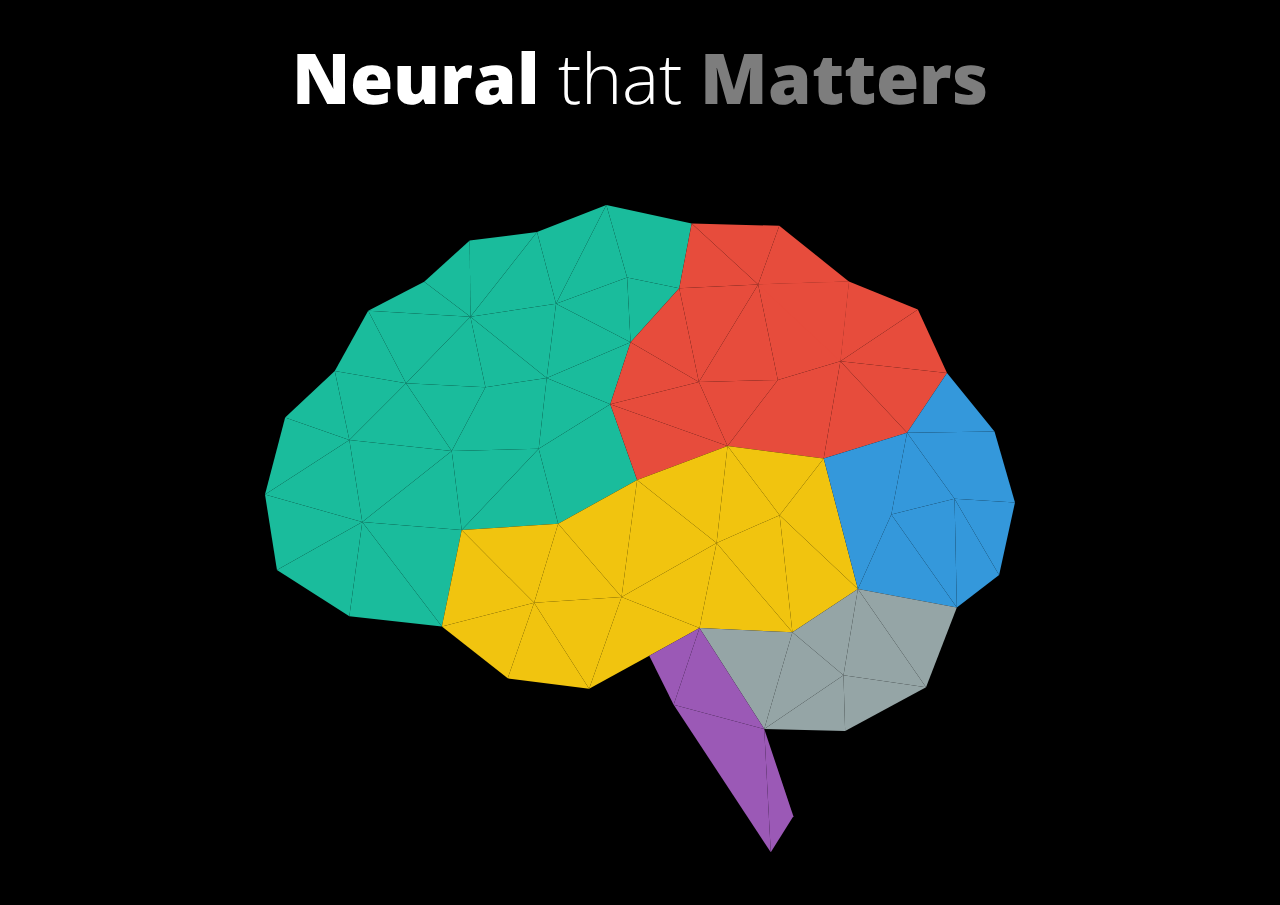
<file: index.html>
<!DOCTYPE html>
<html lang="en">
<head>
	<meta charset="utf-8">
  	<meta name="Neural that Matters" content="Neuroanatomy">
  	<meta name="keywords" content="neuroanatomy, brain, neuron">


		<!-- external CSS link -->
		<title>Neural that matters</title>
		<link rel="stylesheet" href="./css/reset.css">
		<link rel="stylesheet" href="./css/style.css">
		<link href="https://fonts.googleapis.com/css?family=Anton|Open+Sans+Condensed:300" rel="stylesheet">
		<link rel="stylesheet" href="https://maxcdn.bootstrapcdn.com/font-awesome/4.7.0/css/font-awesome.min.css">
		<link href="https://fonts.googleapis.com/css?family=Indie+Flower" rel="stylesheet">
</head>
<header>
	<h1><span id="first-word">Neural</span> that <span id="third-word">Matters</span></h1>

	
</header>
<body class="clearfix">
		<div class="box">
			<i class="fa fa-times" aria-hidden="true"></i>
			<div class="container clearfix sup"></div>
					<nav>
						<ul class="clearfix">
							<li class="nav-box overview-tab">Overview</li>
							<li class="nav-box closer-tab">A closer look</li>
							<li class="nav-box systems-tab">Key systems</li>
							<li class="nav-box disease-tab">Related diseases</li>
						</ul>
					</nav >
					<div class="frontal-lobe-text">
						<h2 class="frontal-lobe-style">Frontal lobe</h2>
						<div class="white-box">
							<h3 class="overview frontal-lobe-style">Overview</h3>
							<p class="overview">
							Lorem ipsum dolor sit amet, consectetur adipisicing elit, sed do eiusmod
							tempor incididunt ut labore et dolore magna aliqua. Ut enim ad minim veniam,
							quis nostrud exercitation ullamco laboris nisi ut aliquip ex ea commodo
							consequat. Duis aute irure dolor in reprehenderit in voluptate velit esse
							cillum dolore eu fugiat nulla pariatur. Excepteur sint occaecat cupidatat non
							proident, sunt in culpa qui officia deserunt mollit anim id est laborum.</p>
							<h3 class="closer frontal-lobe-style">A closer look</h3>
							<p class="closer">Lorem ipsum dolor sit amet, consectetur adipisicing elit, sed do eiusmod
							tempor incididunt ut labore et dolore magna aliqua. Ut enim ad minim veniam,
							quis nostrud exercitation ullamco laboris nisi ut aliquip ex ea commodo
							consequat. Duis aute irure dolor in reprehenderit in voluptate velit esse
							cillum dolore eu fugiat nulla pariatur. Excepteur sint occaecat cupidatat non
							proident, sunt in culpa qui officia deserunt mollit anim id est laborum.</p>
							<h3 class="key-systems frontal-lobe-style">Key systems</h3>
							<p class="key-systems">Lorem ipsum dolor sit amet, consectetur adipisicing elit, sed do eiusmod
							tempor incididunt ut labore et dolore magna aliqua. Ut enim ad minim veniam,
							quis nostrud exercitation ullamco laboris nisi ut aliquip ex ea commodo
							consequat. Duis aute irure dolor in reprehenderit in voluptate velit esse
							cillum dolore eu fugiat nulla pariatur. Excepteur sint occaecat cupidatat non
							proident, sunt in culpa qui officia deserunt mollit anim id est laborum.</p>
							<h3 class="related-diseases frontal-lobe-style">Related diseases</h3>
							<p class="related-diseases">
							Lorem ipsum dolor sit amet, consectetur adipisicing elit, sed do eiusmod
							tempor incididunt ut labore et dolore magna aliqua. Ut enim ad minim veniam,
							quis nostrud exercitation ullamco laboris nisi ut aliquip ex ea commodo
							consequat. Duis aute irure dolor in reprehenderit in voluptate velit esse
							cillum dolore eu fugiat nulla pariatur. Excepteur sint occaecat cupidatat non
							proident, sunt in culpa qui officia deserunt mollit anim id est laborum.</p>
						</div>
					</div>
				<div class="parietal-lobe-text">
						<h2 class="parietal-lobe-style">Parietal lobe</h2>
						<div class="white-box">
							<h3 class="overview parietal-lobe-style">Overview</h3>
							<p class="overview">
							Lorem ipsum dolor sit amet, consectetur adipisicing elit, sed do eiusmod
							tempor incididunt ut labore et dolore magna aliqua. Ut enim ad minim veniam,
							quis nostrud exercitation ullamco laboris nisi ut aliquip ex ea commodo
							consequat. Duis aute irure dolor in reprehenderit in voluptate velit esse
							cillum dolore eu fugiat nulla pariatur. Excepteur sint occaecat cupidatat non
							proident, sunt in culpa qui officia deserunt mollit anim id est laborum.</p>
							<h3 class="closer parietal-lobe-style">A closer look</h3>
							<p class="closer">Lorem ipsum dolor sit amet, consectetur adipisicing elit, sed do eiusmod
							tempor incididunt ut labore et dolore magna aliqua. Ut enim ad minim veniam,
							quis nostrud exercitation ullamco laboris nisi ut aliquip ex ea commodo
							consequat. Duis aute irure dolor in reprehenderit in voluptate velit esse
							cillum dolore eu fugiat nulla pariatur. Excepteur sint occaecat cupidatat non
							proident, sunt in culpa qui officia deserunt mollit anim id est laborum.</p>
							<h3 class="key-systems parietal-lobe-style">Key systems</h3>
							<p class="key-systems">Lorem ipsum dolor sit amet, consectetur adipisicing elit, sed do eiusmod
							tempor incididunt ut labore et dolore magna aliqua. Ut enim ad minim veniam,
							quis nostrud exercitation ullamco laboris nisi ut aliquip ex ea commodo
							consequat. Duis aute irure dolor in reprehenderit in voluptate velit esse
							cillum dolore eu fugiat nulla pariatur. Excepteur sint occaecat cupidatat non
							proident, sunt in culpa qui officia deserunt mollit anim id est laborum.</p>
							<h3 class="related-diseases parietal-lobe-style">Related diseases</h3>
							<p class="related-diseases">
							Lorem ipsum dolor sit amet, consectetur adipisicing elit, sed do eiusmod
							tempor incididunt ut labore et dolore magna aliqua. Ut enim ad minim veniam,
							quis nostrud exercitation ullamco laboris nisi ut aliquip ex ea commodo
							consequat. Duis aute irure dolor in reprehenderit in voluptate velit esse
							cillum dolore eu fugiat nulla pariatur. Excepteur sint occaecat cupidatat non
							proident, sunt in culpa qui officia deserunt mollit anim id est laborum.</p>
						</div>
					</div>
			<div class="occipital-lobe-text">
						<h2 class="occipital-lobe-style">Occipital lobe</h2>
						<div class="white-box">
							<h3 class="overview occipital-lobe-style">Overview</h3>
							<p class="overview">
							Lorem ipsum dolor sit amet, consectetur adipisicing elit, sed do eiusmod
							tempor incididunt ut labore et dolore magna aliqua. Ut enim ad minim veniam,
							quis nostrud exercitation ullamco laboris nisi ut aliquip ex ea commodo
							consequat. Duis aute irure dolor in reprehenderit in voluptate velit esse
							cillum dolore eu fugiat nulla pariatur. Excepteur sint occaecat cupidatat non
							proident, sunt in culpa qui officia deserunt mollit anim id est laborum.</p>
							<h3 class="closer occipital-lobe-style">A closer look</h3>
							<p class="closer">Lorem ipsum dolor sit amet, consectetur adipisicing elit, sed do eiusmod
							tempor incididunt ut labore et dolore magna aliqua. Ut enim ad minim veniam,
							quis nostrud exercitation ullamco laboris nisi ut aliquip ex ea commodo
							consequat. Duis aute irure dolor in reprehenderit in voluptate velit esse
							cillum dolore eu fugiat nulla pariatur. Excepteur sint occaecat cupidatat non
							proident, sunt in culpa qui officia deserunt mollit anim id est laborum.</p>
							<h3 class="key-systems occipital-lobe-style">Key systems</h3>
							<p class="key-systems">Lorem ipsum dolor sit amet, consectetur adipisicing elit, sed do eiusmod
							tempor incididunt ut labore et dolore magna aliqua. Ut enim ad minim veniam,
							quis nostrud exercitation ullamco laboris nisi ut aliquip ex ea commodo
							consequat. Duis aute irure dolor in reprehenderit in voluptate velit esse
							cillum dolore eu fugiat nulla pariatur. Excepteur sint occaecat cupidatat non
							proident, sunt in culpa qui officia deserunt mollit anim id est laborum.</p>
							<h3 class="related-diseases occipital-lobe-style">Related diseases</h3>
							<p class="related-diseases">
							Lorem ipsum dolor sit amet, consectetur adipisicing elit, sed do eiusmod
							tempor incididunt ut labore et dolore magna aliqua. Ut enim ad minim veniam,
							quis nostrud exercitation ullamco laboris nisi ut aliquip ex ea commodo
							consequat. Duis aute irure dolor in reprehenderit in voluptate velit esse
							cillum dolore eu fugiat nulla pariatur. Excepteur sint occaecat cupidatat non
							proident, sunt in culpa qui officia deserunt mollit anim id est laborum.</p>
						</div>
					</div>
			<div class="temporal-lobe-text">
						<h2 class="temporal-lobe-style">Temporal lobe</h2>
						<div class="white-box">
							<h3 class="overview temporal-lobe-style">Overview</h3>
							<p class="overview">
							Lorem ipsum dolor sit amet, consectetur adipisicing elit, sed do eiusmod
							tempor incididunt ut labore et dolore magna aliqua. Ut enim ad minim veniam,
							quis nostrud exercitation ullamco laboris nisi ut aliquip ex ea commodo
							consequat. Duis aute irure dolor in reprehenderit in voluptate velit esse
							cillum dolore eu fugiat nulla pariatur. Excepteur sint occaecat cupidatat non
							proident, sunt in culpa qui officia deserunt mollit anim id est laborum.</p>
							<h3 class="closer temporal-lobe-style">A closer look</h3>
							<p class="closer">Lorem ipsum dolor sit amet, consectetur adipisicing elit, sed do eiusmod
							tempor incididunt ut labore et dolore magna aliqua. Ut enim ad minim veniam,
							quis nostrud exercitation ullamco laboris nisi ut aliquip ex ea commodo
							consequat. Duis aute irure dolor in reprehenderit in voluptate velit esse
							cillum dolore eu fugiat nulla pariatur. Excepteur sint occaecat cupidatat non
							proident, sunt in culpa qui officia deserunt mollit anim id est laborum.</p>
							<h3 class="key-systems temporal-lobe-style">Key systems</h3>
							<p class="key-systems">Lorem ipsum dolor sit amet, consectetur adipisicing elit, sed do eiusmod
							tempor incididunt ut labore et dolore magna aliqua. Ut enim ad minim veniam,
							quis nostrud exercitation ullamco laboris nisi ut aliquip ex ea commodo
							consequat. Duis aute irure dolor in reprehenderit in voluptate velit esse
							cillum dolore eu fugiat nulla pariatur. Excepteur sint occaecat cupidatat non
							proident, sunt in culpa qui officia deserunt mollit anim id est laborum.</p>
							<h3 class="related-diseases temporal-lobe-style">Related diseases</h3>
							<p class="related-diseases">
							Lorem ipsum dolor sit amet, consectetur adipisicing elit, sed do eiusmod
							tempor incididunt ut labore et dolore magna aliqua. Ut enim ad minim veniam,
							quis nostrud exercitation ullamco laboris nisi ut aliquip ex ea commodo
							consequat. Duis aute irure dolor in reprehenderit in voluptate velit esse
							cillum dolore eu fugiat nulla pariatur. Excepteur sint occaecat cupidatat non
							proident, sunt in culpa qui officia deserunt mollit anim id est laborum.</p>
						</div>
					</div>
			<div class="brainstem-text">
						<h2 class="brainstem-style">Brainstem</h2>
						<div class="white-box">
							<h3 class="overview brainstem-style">Overview</h3>
							<p class="overview">
							Lorem ipsum dolor sit amet, consectetur adipisicing elit, sed do eiusmod
							tempor incididunt ut labore et dolore magna aliqua. Ut enim ad minim veniam,
							quis nostrud exercitation ullamco laboris nisi ut aliquip ex ea commodo
							consequat. Duis aute irure dolor in reprehenderit in voluptate velit esse
							cillum dolore eu fugiat nulla pariatur. Excepteur sint occaecat cupidatat non
							proident, sunt in culpa qui officia deserunt mollit anim id est laborum.</p>
							<h3 class="closer brainstem-style">A closer look</h3>
							<p class="closer">Lorem ipsum dolor sit amet, consectetur adipisicing elit, sed do eiusmod
							tempor incididunt ut labore et dolore magna aliqua. Ut enim ad minim veniam,
							quis nostrud exercitation ullamco laboris nisi ut aliquip ex ea commodo
							consequat. Duis aute irure dolor in reprehenderit in voluptate velit esse
							cillum dolore eu fugiat nulla pariatur. Excepteur sint occaecat cupidatat non
							proident, sunt in culpa qui officia deserunt mollit anim id est laborum.</p>
							<h3 class="key-systems brainstem-style">Key systems</h3>
							<p class="key-systems">Lorem ipsum dolor sit amet, consectetur adipisicing elit, sed do eiusmod
							tempor incididunt ut labore et dolore magna aliqua. Ut enim ad minim veniam,
							quis nostrud exercitation ullamco laboris nisi ut aliquip ex ea commodo
							consequat. Duis aute irure dolor in reprehenderit in voluptate velit esse
							cillum dolore eu fugiat nulla pariatur. Excepteur sint occaecat cupidatat non
							proident, sunt in culpa qui officia deserunt mollit anim id est laborum.</p>
							<h3 class="related-diseases brainstem-style">Related diseases</h3>
							<p class="related-diseases">
							Lorem ipsum dolor sit amet, consectetur adipisicing elit, sed do eiusmod
							tempor incididunt ut labore et dolore magna aliqua. Ut enim ad minim veniam,
							quis nostrud exercitation ullamco laboris nisi ut aliquip ex ea commodo
							consequat. Duis aute irure dolor in reprehenderit in voluptate velit esse
							cillum dolore eu fugiat nulla pariatur. Excepteur sint occaecat cupidatat non
							proident, sunt in culpa qui officia deserunt mollit anim id est laborum.</p>
						</div>
					</div>
			<div class="cerebellum-text">
						<h2 class="cerebellum-style">Cerebellum (little brain)</h2>
						<div class="white-box">
							<h3 class="overview info cerebellum-style">Overview</h3>
							<p class="overview info">
							The cerebellum is a distinctive structure within the brain and plays an integral part in voluntary movements such as posture, balance, speech and coordination.
							</p>
							<h3 class="closer info cerebellum-style">A closer look</h3>
							<p class="closer">
							The cerebellum is made up of white matter with a thin outer layer of folded gray matter and is located within the upper region (metencephalon) of the hindbrain. It is divided into three different lobes: </p>
								<ul class="closer">
									<li class="closer">Anterior lobe - this area mainly receives input from the spinal cord</li>
									<li class="closer">Posterior lobe - this area mainly receives input from the brainstem and cerebral cortex</li>
									<li class="closer">Flocculondodular lobe - this area mianly receives input from the cranianal nuclei of the vestibular nerve</li>
								</ul>
							<p class="closer">Cerebral peduncles are nerve fibres which are responsible for transmitting nerve signals through the midbrain to connect the forebrain hindbrain.
							</p>
							<h3 class="key-systems cerebellum-style">Key systems</h3>
							<p class="key-systems">Lorem ipsum dolor sit amet, consectetur adipisicing elit, sed do eiusmod
							tempor incididunt ut labore et dolore magna aliqua. Ut enim ad minim veniam,
							quis nostrud exercitation ullamco laboris nisi ut aliquip ex ea commodo
							consequat. Duis aute irure dolor in reprehenderit in voluptate velit esse
							cillum dolore eu fugiat nulla pariatur. Excepteur sint occaecat cupidatat non
							proident, sunt in culpa qui officia deserunt mollit anim id est laborum.</p>
							<h3 class="related-diseases cerebellum-style">Related diseases</h3>
							<p class="related-diseases">
							Congenital malformations
							
							</p>
						</div>
					</div>
		</div>
	</div>
	<div class="svg-container clearfix">
		<span class="frontal-lobe-label hidden">Frontal lobe</span>
		<span class="parietal-lobe-label hidden">Parietal lobe</span>
		<span class="temporal-lobe-label hidden">Temporal lobe</span>
		<span class="occipital-lobe-label hidden">Occipital lobe</span>
		<span class="cerebellum-label hidden">Cerebellum</span>
		<span class="brainstem-label hidden">Brainstem</span>
		<?xml version="1.0" encoding="utf-8"?>
		<!-- Generator: Adobe Illustrator 19.1.0, SVG Export Plug-In . SVG Version: 6.00 Build 0)  -->
			<svg version="1.1" id="Layer_1" xmlns="http://www.w3.org/2000/svg" xmlns:xlink="http://www.w3.org/1999/xlink" x="0px" y="0px"
				 viewBox="0 0 457.9 395.2" style="enable-background:new 0 0 457.9 395.2;" xml:space="preserve">
			<g class="brain">
				<path class="st0" d="M457.9,181.6l-12.5-43.3c0,0,0,0,0,0l-29-35.8l-17.8-38.7c0,0,0,0,0,0l-42.1-17.2l-42.4-34c0,0,0,0,0,0
					l-53.5-1.4L208.4,0l0,0l0,0l0,0c0,0,0,0,0,0l-42.3,16.5L125,21.6c0,0,0,0,0,0L97.2,46.9L63,64.6c0,0,0,0,0,0l-20.5,36.8l-30.2,28.5
					c0,0,0,0,0,0L0,176.8c0,0,0,0,0,0c0,0,0,0,0,0c0,0,0,0,0,0l0,0l7.3,46.1c0,0,0,0,0,0l44.1,28.3c0,0,0,0,0,0l56.5,6.2l40.2,31.7
					c0,0,0,0,0,0l49.7,6.3c0,0,0,0,0,0c0,0,0,0,0,0l36.6-20.1l14.9,29.9l59.3,90.2c0,0,0,0,0,0c0,0,0,0,0,0l13.9-22.1c0,0,0,0,0,0
					l-17.8-53.3l49.4,1.3l0,0c0,0,0,0,0,0l49.4-26.7c0,0,0,0,0,0l18.8-48.6l25.9-20c0,0,0,0,0,0L457.9,181.6
					C457.9,181.6,457.9,181.6,457.9,181.6z"/>
				<g class="brain-section frontal-lobe" data-region="frontal-lobe">
					<polygon class="st7" points="86.1,108.8 114,150.2 51.5,143.4 	"/>
					<polygon class="st8" points="51.5,143.4 42.6,101.4 86.1,108.8 	"/>
					<polygon class="st11" points="221.1,44.2 223.2,83.8 177.7,60.3 	"/>
					<polygon class="st13" points="179,194.6 167.1,148.8 210.8,121.7 227.2,167.9 	"/>
					<polygon class="st14" points="179,194.6 120.1,198.5 167.1,148.8 	"/>
					<polygon class="st17" points="210.8,121.7 172,105.6 223.2,83.8 	"/>
					<polygon class="st18" points="172,105.6 210.8,121.7 167.1,148.8 	"/>
					<polygon class="st26" points="177.7,60.3 223.2,83.8 172,105.6 	"/>
					<polygon class="st26" points="177.7,60.3 208.4,0 221.1,44.2 	"/>
					<polygon class="st27" points="167.1,148.8 114,150.2 134.6,111.2 172,105.6 	"/>
					<polygon class="st28" points="134.6,111.2 125.4,68.3 172,105.6 	"/>
					<polygon class="st29" points="134.6,111.2 86.1,108.8 125.4,68.3 	"/>
					<polygon class="st30" points="134.6,111.2 114,150.2 86.1,108.8 	"/>
					<polygon class="st30" points="114,150.2 59.4,193.5 51.5,143.4 	"/>
					<polygon class="st31" points="167.1,148.8 120.1,198.5 114,150.2 	"/>
					<polygon class="st42" points="223.2,83.8 221.1,44.2 252.9,50.9 	"/>
					<polygon class="st43" points="172,105.6 125.4,68.3 177.7,60.3 	"/>
					<polygon class="st44" points="125.4,68.3 166.1,16.5 177.7,60.3 	"/>
					<polygon class="st46" points="114,150.2 120.1,198.5 59.4,193.5 	"/>
					<polygon class="st47" points="120.1,198.5 108,257.3 59.4,193.5 	"/>
					<polygon class="st60" points="51.5,143.4 12.3,129.8 42.6,101.4 	"/>
					<polygon class="st44" points="51.5,143.4 59.4,193.5 0,176.8 	"/>
					<polygon class="st45" points="86.1,108.8 63,64.6 125.4,68.3 	"/>
					<polygon class="st58" points="252.9,50.9 221.1,44.2 208.4,0 260.5,11.3 	"/>
					<polygon class="st59" points="177.7,60.3 166.1,16.5 208.4,0 	"/>
					<polygon class="st60" points="125.4,68.3 125,21.6 166.1,16.5 	"/>
					<polygon class="st64" points="51.5,251.1 7.3,222.9 59.4,193.5 	"/>
					<polygon class="st76" points="12.3,129.8 51.5,143.4 0,176.8 	"/>
					<polygon class="st77" points="0,176.8 59.4,193.5 7.3,222.9 	"/>
					<polygon class="st65" points="59.4,193.5 108,257.3 51.5,251.1 	"/>
					<polygon class="st62" points="125.4,68.3 63,64.6 97.2,46.9 	"/>
					<polygon class="st63" points="86.1,108.8 42.6,101.4 63,64.6 	"/>
					<polygon class="st61" points="125.4,68.3 97.2,46.9 125,21.6 	"/>
				</g>
				<g class="brain-section parietal-lobe" data-region="parietal-lobe">
					<polygon class="st4" points="392,139 351.3,95.4 416.4,102.5 	"/>	
					<polygon class="st12" points="264.9,108 223.2,83.8 252.9,50.9 	"/>
					<polygon class="st15" points="210.8,121.7 223.2,83.8 264.9,108 	"/>
					<polygon class="st16" points="264.9,108 282.4,147.1 210.8,121.7 	"/>
					<polygon class="st19" points="227.2,167.9 210.8,121.7 282.4,147.1 	"/>
					<polygon class="st22" points="341.1,154.7 282.4,147.1 313.1,106.8 351.3,95.4 	"/>
					<polygon class="st23" points="282.4,147.1 264.9,108 313.1,106.8 	"/>
					<polygon class="st24" points="264.9,108 301.1,48.5 313.1,106.8 	"/>
					<polygon class="st25" points="264.9,108 252.9,50.9 301.1,48.5 	"/>
					<polygon class="st38" points="351.3,95.4 392,139 341.1,154.7 	"/>
					<polygon class="st39" points="351.3,95.4 313.1,106.8 301.1,48.5 356.5,46.7 	"/>
					<polygon class="st40" points="351.3,95.4 301.1,48.5 356.5,46.7 	"/>
					<polygon class="st41" points="252.9,50.9 260.5,11.3 301.1,48.5 	"/>
					<polygon class="st55" points="356.5,46.7 398.6,63.8 351.3,95.4 	"/>
					<polygon class="st56" points="301.1,48.5 314,12.7 356.5,46.7 	"/>
					<polygon class="st57" points="301.1,48.5 260.5,11.3 314,12.7 	"/>
					<polygon class="st75" points="416.4,102.5 351.3,95.4 398.6,63.8 	"/>
				</g>
				<g class="brain-section temporal-lobe" data-region="temporal-lobe">
					<polygon class="st9" points="322,260.9 314.2,189.4 362,234.5 	"/>
					<polygon class="st10" points="322,260.9 265.3,258.2 275.7,206.4 322,260.9 322,260.9 322,260.9 322,260.9 	"/>
					<polygon class="st20" points="282.4,147.1 275.7,206.4 227.2,167.9 	"/>
					<polygon class="st20" points="314.2,189.4 282.4,147.1 341.1,154.7 	"/>
					<polygon class="st21" points="282.4,147.1 314.2,189.4 275.7,206.4 	"/>
					<polygon class="st32" points="179,194.6 164.3,242.9 120.1,198.5 	"/>
					<polygon class="st33" points="179,194.6 217.7,239.4 164.3,242.9 	"/>
					<polygon class="st34" points="179,194.6 227.2,167.9 217.7,239.4 	"/>
					<polygon class="st35" points="227.2,167.9 275.7,206.4 217.7,239.4 	"/>
					<polygon class="st36" points="314.2,189.4 322,260.9 275.7,206.4 	"/>
					<polygon class="st37" points="314.2,189.4 341.1,154.7 362,234.5 	"/>
					<polygon class="st48" points="120.1,198.5 164.3,242.9 108,257.3 	"/>
					<polygon class="st49" points="217.7,239.4 197.9,295.3 164.3,242.9 	"/>
					<polygon class="st50" points="275.7,206.4 265.3,258.2 217.7,239.4 	"/>
					<polygon class="st66" points="164.3,242.9 148.2,289 108,257.3 	"/>
					<polygon class="st67" points="164.3,242.9 197.9,295.3 148.2,289 	"/>
					<polygon class="st68" points="217.7,239.4 265.3,258.2 234.6,275.2 197.9,295.3 	"/>
				</g>
				<g class=" brain-section occipital-lobe" data-region="occipital-lobe">
					<polygon class="st1" points="457.9,181.6 421,179.4 392,139 445.4,138.3 	"/>
					<polygon class="st3" points="416.4,102.5 445.4,138.3 392,139 	"/>
					<polygon class="st52" points="341.1,154.7 392,139 382.4,188.9 382.4,188.9 382.4,188.9 362,234.5 	"/>
					<polygon class="st53" points="382.4,188.9 392,139 421,179.4 	"/>
					<polygon class="st54" points="421,179.4 422.4,245.8 382.4,188.9 	"/>
					<polygon class="st73" points="382.4,188.9 422.4,245.8 362,234.5 	"/>
					<polygon class="st74" points="421,179.4 448.2,225.9 422.4,245.8 	"/>
					<polygon class="st81" points="448.2,225.9 421,179.4 457.9,181.6 	"/>
				</g>
				<g class="brain-section cerebellum" data-region="cerebellum">
					<polygon class="st5" points="304.8,319.9 265.3,258.2 322,260.9 		"/>
					<polygon class="st6" points="304.8,319.9 353.2,287.1 322,260.9 		"/>
					<polygon class="st51" points="322,260.9 322,260.9 322,260.9 322,260.9 322,260.9 362,234.5 353.2,287.1 	"/>
					<polygon class="st70" points="353.2,287.1 354.2,321.2 304.8,319.9 	"/>
					<polygon class="st71" points="353.2,287.1 403.6,294.4 354.2,321.2 	"/>
					<polygon class="st72" points="353.2,287.1 362,234.5 403.6,294.4 	"/>
					<polygon class="st80" points="403.6,294.4 362,234.5 422.4,245.8 	"/>
				</g>
				<g class="brain-section brainstem" data-region="brainstem">
					<polygon class="st2" points="308.8,395.2 249.5,305.1 304.8,319.9 	"/>
					<polygon class="st69" points="304.8,319.9 249.5,305.1 265.3,258.2 	"/>
					<polygon class="st78" points="234.6,275.2 265.3,258.2 249.5,305.1 234.6,275.2 	"/>
					<polygon class="st79" points="322.6,373.2 308.8,395.2 304.8,319.9 	"/>
				</g>
			</g>
			</svg>
	</div>
</body>

	<script src="./js/jquery.js"></script>
	<script src="./js/main.js"></script>
</html>
</file>
<file: css/style.css>
/*
Project Name: Neurall that matters
Author: Katie Dowden
Developer @GA in London
*/


/******************************************
/* SETUP
/*******************************************/

/* Box Model Hack */
* {
  box-sizing: border-box;
}

/* Clear fix hack */
.clearfix:before,
.clearfix:after {
    content: " ";
    display: table;
}

.clearfix:after {
    clear: both;
}

/******************************************
/* BASE STYLES
/*******************************************/

body {
	color: #000;
	line-height: 1.5;
}


/******************************************
/* LAYOUT
/*******************************************/

/* Center the container */
.container {
	max-width: 90%;
  margin: 0 auto;
  width: 1024px;
}

/******************************************
/* ADDITIONAL STYLES
/*******************************************/
html	{
	background-color: black;
}

body {
	font-family: 'Open Sans Condensed', sans-serif;
	font-weight: 500;
}

header {
		text-align: center;
		background-size: cover;
		max-width: 100%;	
		}
h1	{
		color: white;	
		font-family: 'Open Sans Condensed', sans-serif;
		font-size: 70px;
		font-weight: 300;
		margin: 25px;
		}

#first-word	{
	color: white;
	font-weight: 900;
}

#third-word	{
	color: #7D7D7D;
	font-weight: 900;
}
.fa-times 	{
	float: right;
}
.nav-box	{
		margin-top: 10px;
		float: left;
		width: 25%;
		height: 60px;
		text-align: center;
		padding-top: 15px;
		color: white;
		font-weight: 900;
}

.nav-box:hover {
	text-decoration: underline;
}

.nav-box .clicked {
	text-decoration: underline;
}

h2 		{
		font-size: 40px;
		text-align: center;
		display: none;
		font-weight: 900;
		}
h3		{
	font-size: 30px;
	font-weight: 900;
	padding-left: 10px;
}
.box 	{
		margin-top: 75px;
		width: 500px;
		padding: 5px;
		/*background-color: #cfd8dc;*/
		margin-right: 50px;
		float: right;
		height: 500px;
		position: relative;
		z-index: 10;
		float: right;
		display: none;
		}
p		{
		padding: 15px;
		background-color: white;
		}
.svg-container	{
	display: block;
	margin-left: auto;
	margin-right: auto;
	/*z-index: 0;*/
	padding-top: 50px;
	height: 750px;
	overflow: visible;
	width: 750px;
	position: relative;
}

svg 	{
	overflow: visible;

}

.popup	{
	float: left;
	margin-left: 100px;
}

.frontal-lobe polygon {
	fill: #1abc9c;
}

.temporal-lobe polygon {
	fill: #f1c40f;
}

.occipital-lobe polygon {
	fill: #3498db;
}

.cerebellum polygon {
	fill: #95a5a6;
}

.brainstem polygon {
	fill: #9b59b6;
}

.parietal-lobe polygon {
	fill: #e74c3c;
}
.frontal-lobe, .parietal-lobe, .temporal-lobe, .occipital-lobe, .cerebellum, .brainstem {
	transition: all 0.6s;
	transform-origin: 50% 50%;
	position: relative;
	z-index: 1;
	}

.frontal-lobe:hover, .parietal-lobe:hover, .temporal-lobe:hover, .occipital-lobe:hover, .cerebellum:hover, .brainstem:hover {
	transform: scale(1.2);
	z-index: 1;
	}

.white-box	{
	background-color: white;
	margin: 5px;
}

.overview, .closer, .key-systems, .related-diseases	{
	display:none;
}

.frontal-lobe-nav	{
	color: white;
	background-color: #117964;
	border: 1px solid #ecfcf9;
}

.frontal-lobe-style	{
	color: #148f77;
}

.frontal-lobe-box	{
	background-color: #ecfcf9;
}

.parietal-lobe-nav	{
	color: white;
	background-color: #e74c3c;
	border: 1px solid #fceceb;
}

.parietal-lobe-style	{
	color: #e95c4d;
}

.parietal-lobe-box	{
	background-color: #fceceb;
}

.temporal-lobe-nav 	{
	color: white;
	background-color: #f1c40f;
	border: 1px solid #fdf6db;
}

.temporal-lobe-style 	{
	color: #dfb50d;
}

.temporal-lobe-box 	{
	background-color: #fdf6db;
}

.occipital-lobe-nav	{
	color: white;
	background-color: #3498db;
	border: 1px solid #ebf5fc;
}

.occipital-lobe-style	{
	color: #268fd6;
}

.occipital-lobe-box	{
	background-color: #ebf5fc;
}

.cerebellum-nav	{
	color: white;
	background-color: #6c7f81;
	border: 1px solid #eaedee;
}

.cerebellum-style	{
	color: #758a8b;
}

.cerebellum-box	{
	background-color: #eaedee;
}

.brainstem-nav	{
	color: white;
	background-color: #42234f;
	border: 1px solid #f5eff8;
}

.brainstem-style	{
	color: #4e295d;
}

.brainstem-box	{
	background-color: #f5eff8;
}

.svg-container span	{
	color: white;
	position: absolute;
	font-size: 40px;
	font-weight: 600;
}

.frontal-lobe-label	{
	top: 225px;
	left: 125px;
	-webkit-transform: rotate(-42deg);
	-moz-transform: rotate(-42deg);
}

.parietal-lobe-label	{
	top: 150px;
	left: 435px;
	-webkit-transform: rotate(5deg);
	-moz-transform: rotate(5deg);
}

.temporal-lobe-label	{
	top: 385px;
	left: 300px;
	-webkit-transform: rotate(-20deg);
	-moz-transform: rotate(-20deg);
}

.occipital-lobe-label	{
	top: 300px;
	left: 580px;
	word-wrap: break-word;
	text-align: center;
	-webkit-transform: rotate(-15deg);
	-moz-transform: rotate(-15deg);
}

.cerebellum-label	{
	top: 475px;
	left: 500px;
	-webkit-transform: rotate(-10deg);
	-moz-transform: rotate(-10deg);
}

.brainstem-label	{
	top: 540px;
	left: 395px;
	-webkit-transform: rotate(60deg);
	-moz-transform: rotate(60deg);
}

.hidden	{
	display: none;
}

.white-box ul 	{
	padding-left: 30px;
	background-color: white;
	list-style-type: circle;
}
</file>
